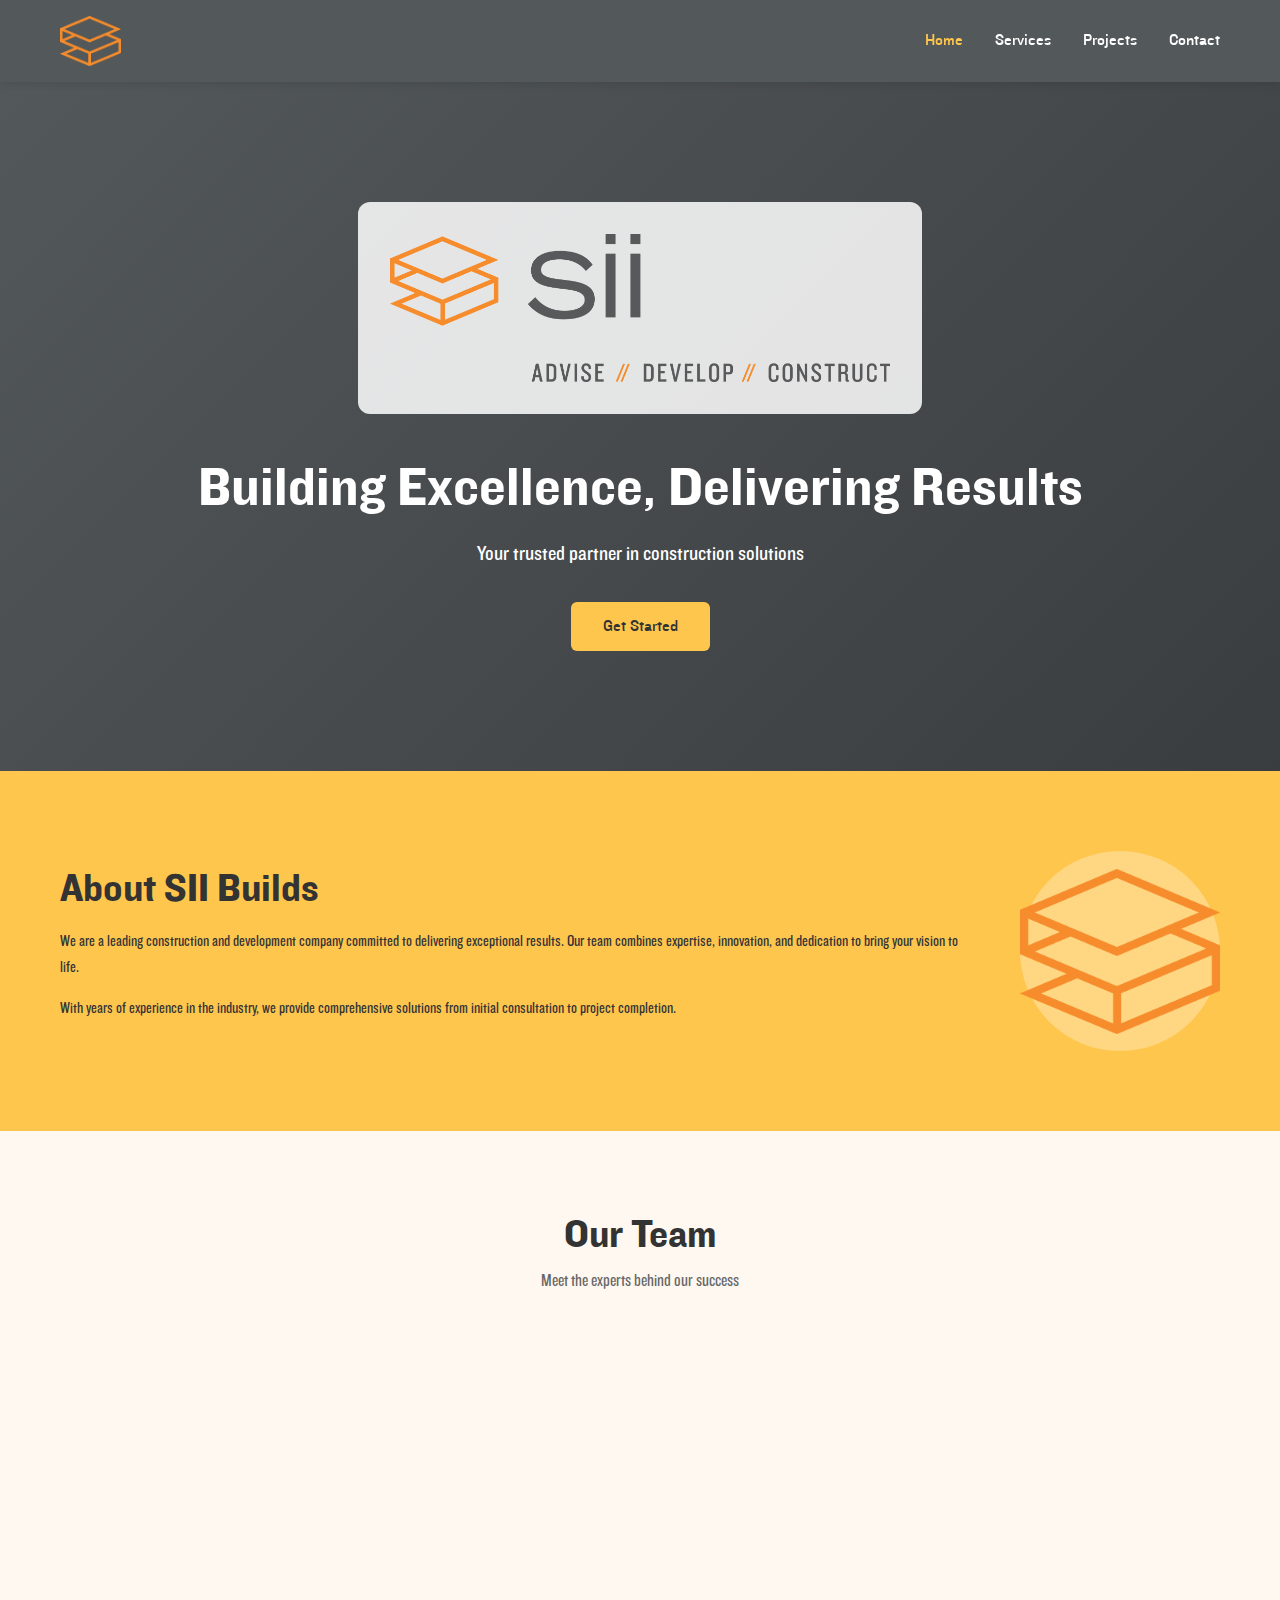
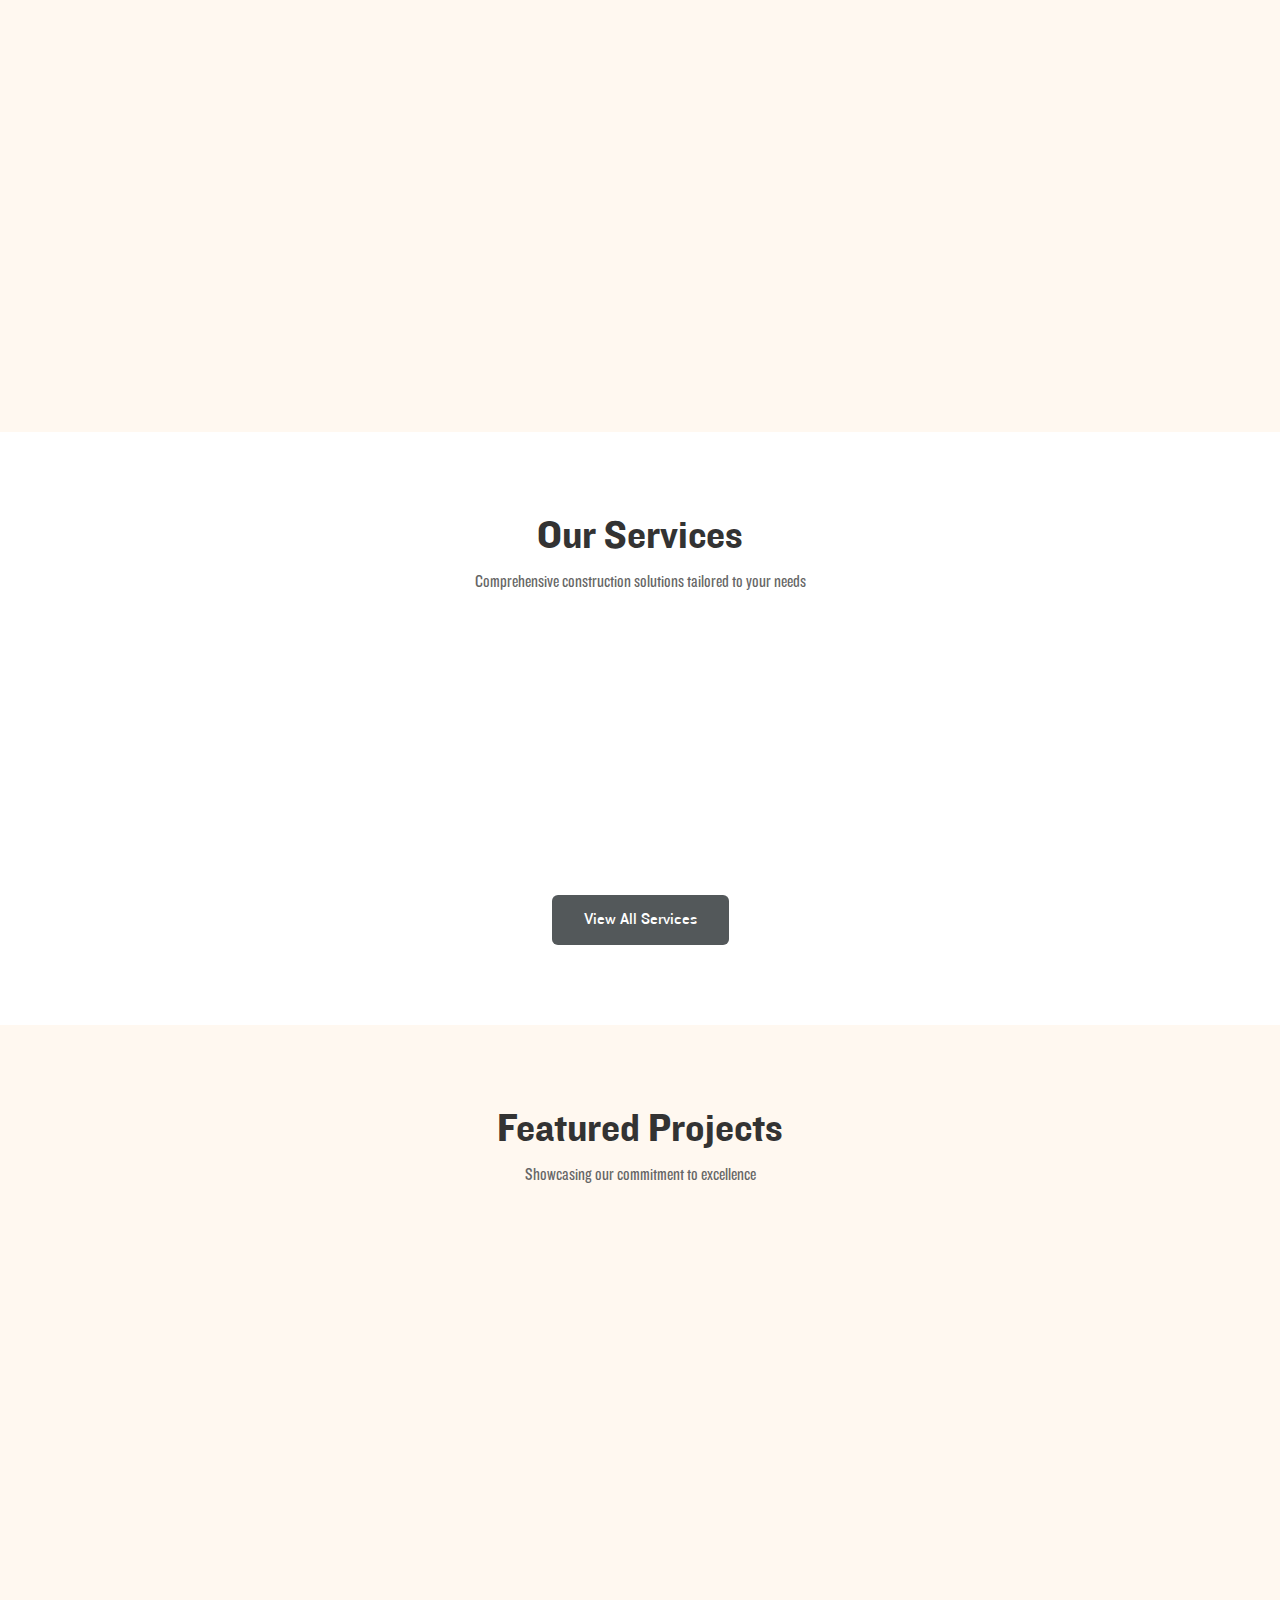
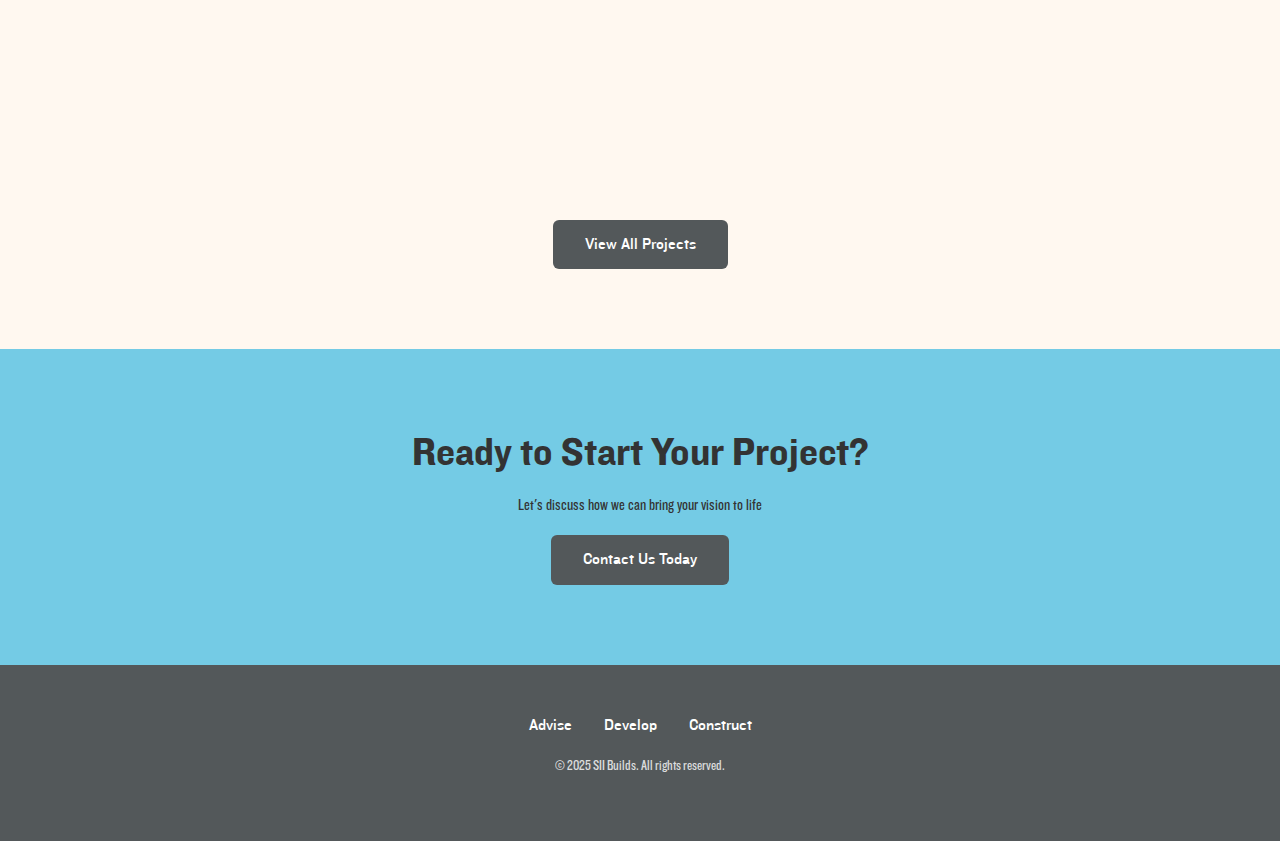
<file: index.html>
<!DOCTYPE html>
<html lang="en">
<head>
  <meta charset="UTF-8">
  <meta name="viewport" content="width=device-width, initial-scale=1.0">
  <title>SII Builds - Home</title>
  <link rel="stylesheet" href="styles.css">
</head>
<body>
  
  <!-- ===================================
       NAVIGATION
       =================================== -->
  <header>
    <nav>
      <a href="index.html" class="logo">
        <img src="sii_logomark.png" alt="SII Builds" style="height: 50px;">
      </a>
      <ul class="nav-links">
        <li><a href="index.html">Home</a></li>
        <li><a href="services.html">Services</a></li>
        <li><a href="projects.html">Projects</a></li>
        <li><a href="contact.html">Contact</a></li>
      </ul>
      <button class="menu-toggle" aria-label="Toggle menu" aria-expanded="false">
        ☰
      </button>
    </nav>
  </header>

  <main>
    
    <!-- ===================================
         HERO SECTION
         =================================== -->
    <section class="hero">
      <div class="container">
        <div style="text-align: center; margin-bottom: 2rem;">
          <div style="background: rgba(255, 255, 255, 0.855); padding: 2rem; border-radius: 12px; display: inline-block;">
            <img src="sii_full.png" alt="SII Builds" style="max-width: 500px; height: auto; display: block;">
          </div>
        </div>
        <h1>Building Excellence, Delivering Results</h1>
        <p>Your trusted partner in construction solutions</p>
        <a href="contact.html" class="btn btn-primary">Get Started</a>
      </div>
    </section>

    <!-- ===================================
         ABOUT SECTION (YELLOW)
         =================================== -->
    <section class="full-yellow">
      <div class="container">
        <div class="about-section">
          <div class="about-content">
            <h2>About SII Builds</h2>
            <p><!-- TODO: Replace with real text --> We are a leading construction and development company committed to delivering exceptional results. Our team combines expertise, innovation, and dedication to bring your vision to life.</p>
            <p><!-- TODO: Replace with real text --> With years of experience in the industry, we provide comprehensive solutions from initial consultation to project completion.</p>
          </div>
          <div class="about-icon">
            <img src="sii_logomark.png" alt="SII Builds" style="width: 200px; height: 200px; object-fit: contain;">
          </div>
        </div>
      </div>
    </section>

    <!-- ===================================
         PEOPLE PREVIEW SECTION (OFFWHITE)
         =================================== -->
    <section class="full-offwhite">
      <div class="container">
        <div class="section-header">
          <h2>Our Team</h2>
          <p>Meet the experts behind our success</p>
        </div>
        
        <div class="grid grid-2">
          <!-- Team Member 1: Eric Shafran -->
          <div class="team-member">
            <img src="Eric.jpg" alt="Eric Shafran">
            <h3>Eric Shafran</h3>
            <p class="title">Founder and Principal</p>
            <p>Eric Shafran is the Founder and Principal at SII LLC. Prior to founding SII, Eric worked as a Director at Romani Group Inc./ICON Venue Group, an owner's representation firm specializing in major league sports and cultural construction projects. He also spent four years in the Equities Division at Goldman Sachs, where he worked as a Financial Analyst, specializing in the public real estate sector. He has a master's degree in Real Estate and Construction Management from the Burns School of Real Estate at the University of Denver, and an undergraduate degree in Music from the University of Michigan. He also serves on the Board of Trustees to the Denver Academy of Torah.</p>
          </div>
          
          <!-- Team Member 2: Cord Green -->
          <div class="team-member">
            <img src="Cord.jpg" alt="Cord Green">
            <h3>Cord Green</h3>
            <p class="title">Senior Associate</p>
            <p>Before joining SII, Cord spent three years at Trimont Real Estate Advisors, a real estate services firm based in Atlanta, GA. As a financial analyst on the Primary Asset Management team, Cord's experience included asset management for new construction/renovation projects, financial statement analysis, condominium sellout, loan servicing, budget tracking and analysis, and asset reporting. He has worked on condominiums, retail, hotel, multifamily, and industrial projects across the country. Cord has Finance and Economics degrees from the University of Georgia and currently lives in Denver with his girlfriend and two dogs.</p>
          </div>
        </div>
      </div>
    </section>

    <!-- ===================================
         SERVICES PREVIEW SECTION
         =================================== -->
    <section>
      <div class="container">
        <div class="section-header">
          <h2>Our Services</h2>
          <p>Comprehensive construction solutions tailored to your needs</p>
        </div>
        
        <div class="grid grid-3">
          <!-- Service: Advise -->
          <div class="card service-card">
            <h3>Advise</h3>
            <p>Strategic planning and consulting to guide your project from concept to completion.</p>
            <a href="services.html#advise" class="btn btn-outline">Learn More</a>
          </div>
          
          <!-- Service: Develop -->
          <div class="card service-card">
            <h3>Develop</h3>
            <p>Innovative design and development services that bring your vision to reality.</p>
            <a href="services.html#develop" class="btn btn-outline">Learn More</a>
          </div>
          
          <!-- Service: Construct -->
          <div class="card service-card">
            <h3>Construct</h3>
            <p>Expert construction management ensuring quality, safety, and timely delivery.</p>
            <a href="services.html#construct" class="btn btn-outline">Learn More</a>
          </div>
        </div>
        
        <div style="text-align: center; margin-top: 2rem;">
          <a href="services.html" class="btn btn-secondary">View All Services</a>
        </div>
      </div>
    </section>

    <!-- ===================================
         FEATURED PROJECTS SECTION (OFFWHITE)
         =================================== -->
    <section class="full-offwhite">
      <div class="container">
        <div class="section-header">
          <h2>Featured Projects</h2>
          <p>Showcasing our commitment to excellence</p>
        </div>
        
        <div class="grid grid-3">
          <!-- Project 1: Clyfford Still Museum -->
          <div class="card project-card">
            <img src="Clyfford Still Museum.png" alt="Clyfford Still Museum">
            <span class="project-category">Cultural / Museum</span>
            <h3>Clyfford Still Museum</h3>
            <p>Denver, CO • $27.6M, 28,300 sf museum housing 2,600 artworks. Features triple-paned skylights, white concrete structure, and visible art vaults.</p>
          </div>
          
          <!-- Project 2: National Western Center -->
          <div class="card project-card">
            <img src="National Western Center Program.png" alt="National Western Center">
            <span class="project-category">Master Planning / Infrastructure</span>
            <h3>National Western Center Program</h3>
            <p>Denver, CO • $856M Phase 1 of 250-acre campus redevelopment including rail relocation, 1M+ sf facilities, utilities, river restoration, and open space.</p>
          </div>
          
          <!-- Project 3: Hotels on Canyon -->
          <div class="card project-card">
            <img src="Hotels on Canyon.jpg" alt="Hotels on Canyon">
            <span class="project-category">Hospitality</span>
            <h3>Hotels on Canyon</h3>
            <p>Boulder, CO • $121M full city-block development with 204-room Embassy Suites, 172-room Hilton Garden Inn, 2-level underground parking, and office pad.</p>
          </div>
        </div>
        
        <div style="text-align: center; margin-top: 2rem;">
          <a href="projects.html" class="btn btn-secondary">View All Projects</a>
        </div>
      </div>
    </section>

    <!-- ===================================
         CONTACT BANNER (BLUE)
         =================================== -->
    <section class="full-blue contact-banner">
      <div class="container">
        <h2>Ready to Start Your Project?</h2>
        <p>Let's discuss how we can bring your vision to life</p>
        <a href="contact.html" class="btn btn-secondary">Contact Us Today</a>
      </div>
    </section>

  </main>

  <!-- ===================================
       FOOTER (DARK)
       =================================== -->
  <footer class="full-dark">
    <div class="container">
      <div class="footer-links">
        <a href="advise.html">Advise</a>
        <a href="develop.html">Develop</a>
        <a href="construct.html">Construct</a>
      </div>
      <p>&copy; 2025 SII Builds. All rights reserved.</p>
    </div>
  </footer>

  <script src="main.js"></script>
</body>
</html>
</file>
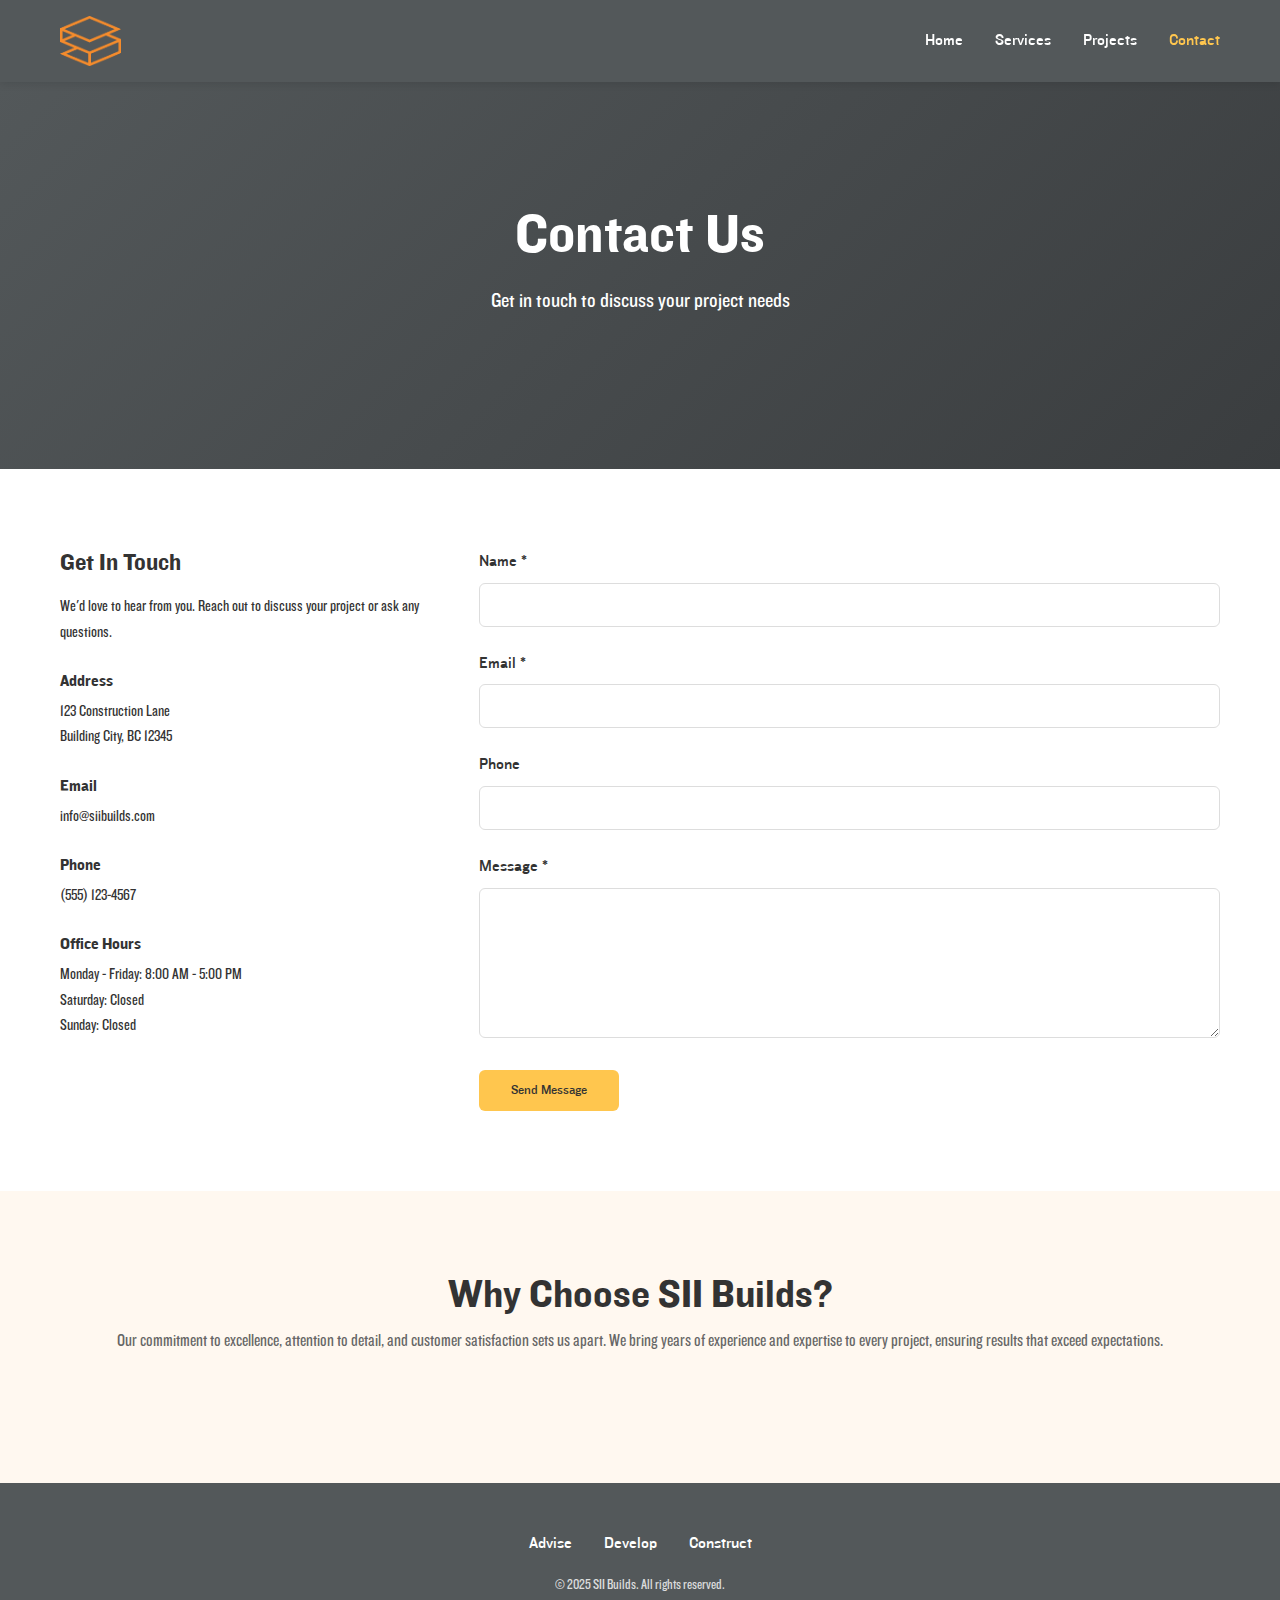
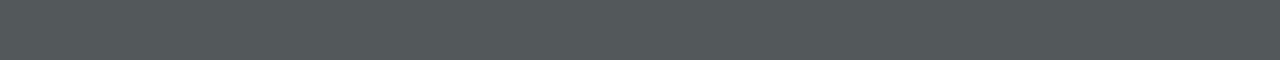
<file: contact.html>
<!DOCTYPE html>
<html lang="en">
<head>
  <meta charset="UTF-8">
  <meta name="viewport" content="width=device-width, initial-scale=1.0">
  <title>Contact Us - SII Builds</title>
  <link rel="stylesheet" href="styles.css">
</head>
<body>
  
  <!-- ===================================
       NAVIGATION
       =================================== -->
  <header>
    <nav>
      <a href="index.html" class="logo">
        <img src="sii_logomark.png" alt="SII Builds" style="height: 50px;">
      </a>
      <ul class="nav-links">
        <li><a href="index.html">Home</a></li>
        <li><a href="services.html">Services</a></li>
        <li><a href="projects.html">Projects</a></li>
        <li><a href="contact.html">Contact</a></li>
      </ul>
      <button class="menu-toggle" aria-label="Toggle menu" aria-expanded="false">
        ☰
      </button>
    </nav>
  </header>

  <main>
    
    <!-- ===================================
         PAGE HEADER
         =================================== -->
    <section class="hero">
      <div class="container">
        <h1>Contact Us</h1>
        <p>Get in touch to discuss your project needs</p>
      </div>
    </section>

    <!-- ===================================
         CONTACT SECTION
         =================================== -->
    <section>
      <div class="container">
        
        <div class="contact-container">
          
          <!-- Contact Information -->
          <div class="contact-info">
            <h3>Get In Touch</h3>
            <p><!-- TODO: Replace with real text --> We'd love to hear from you. Reach out to discuss your project or ask any questions.</p>
            
            <div class="contact-item">
              <strong>Address</strong>
              <p><!-- TODO: Replace with real address --> 123 Construction Lane<br>Building City, BC 12345</p>
            </div>
            
            <div class="contact-item">
              <strong>Email</strong>
              <p><!-- TODO: Replace with real email --> info@siibuilds.com</p>
            </div>
            
            <div class="contact-item">
              <strong>Phone</strong>
              <p><!-- TODO: Replace with real phone --> (555) 123-4567</p>
            </div>
            
            <div class="contact-item">
              <strong>Office Hours</strong>
              <p>Monday - Friday: 8:00 AM - 5:00 PM<br>Saturday: Closed<br>Sunday: Closed</p>
            </div>
          </div>
          
          <!-- Contact Form -->
          <div class="contact-form">
            <form id="contact-form">
              
              <div class="form-group">
                <label for="name">Name *</label>
                <input type="text" id="name" name="name" required>
              </div>
              
              <div class="form-group">
                <label for="email">Email *</label>
                <input type="email" id="email" name="email" required>
              </div>
              
              <div class="form-group">
                <label for="phone">Phone</label>
                <input type="tel" id="phone" name="phone">
              </div>
              
              <div class="form-group">
                <label for="message">Message *</label>
                <textarea id="message" name="message" required></textarea>
              </div>
              
              <button type="submit" class="btn btn-primary">Send Message</button>
              
            </form>
          </div>
          
        </div>
        
      </div>
    </section>

    <!-- ===================================
         MAP OR ADDITIONAL INFO (OFFWHITE)
         =================================== -->
    <section class="full-offwhite">
      <div class="container">
        <div class="section-header">
          <h2>Why Choose SII Builds?</h2>
          <p><!-- TODO: Replace with real text --> Our commitment to excellence, attention to detail, and customer satisfaction sets us apart. We bring years of experience and expertise to every project, ensuring results that exceed expectations.</p>
        </div>
      </div>
    </section>

  </main>

  <!-- ===================================
       FOOTER (DARK)
       =================================== -->
  <footer class="full-dark">
    <div class="container">
      <div class="footer-links">
        <a href="advise.html">Advise</a>
        <a href="develop.html">Develop</a>
        <a href="construct.html">Construct</a>
      </div>
      <p>&copy; 2025 SII Builds. All rights reserved.</p>
    </div>
  </footer>

  <script src="main.js"></script>
</body>
</html>
</file>
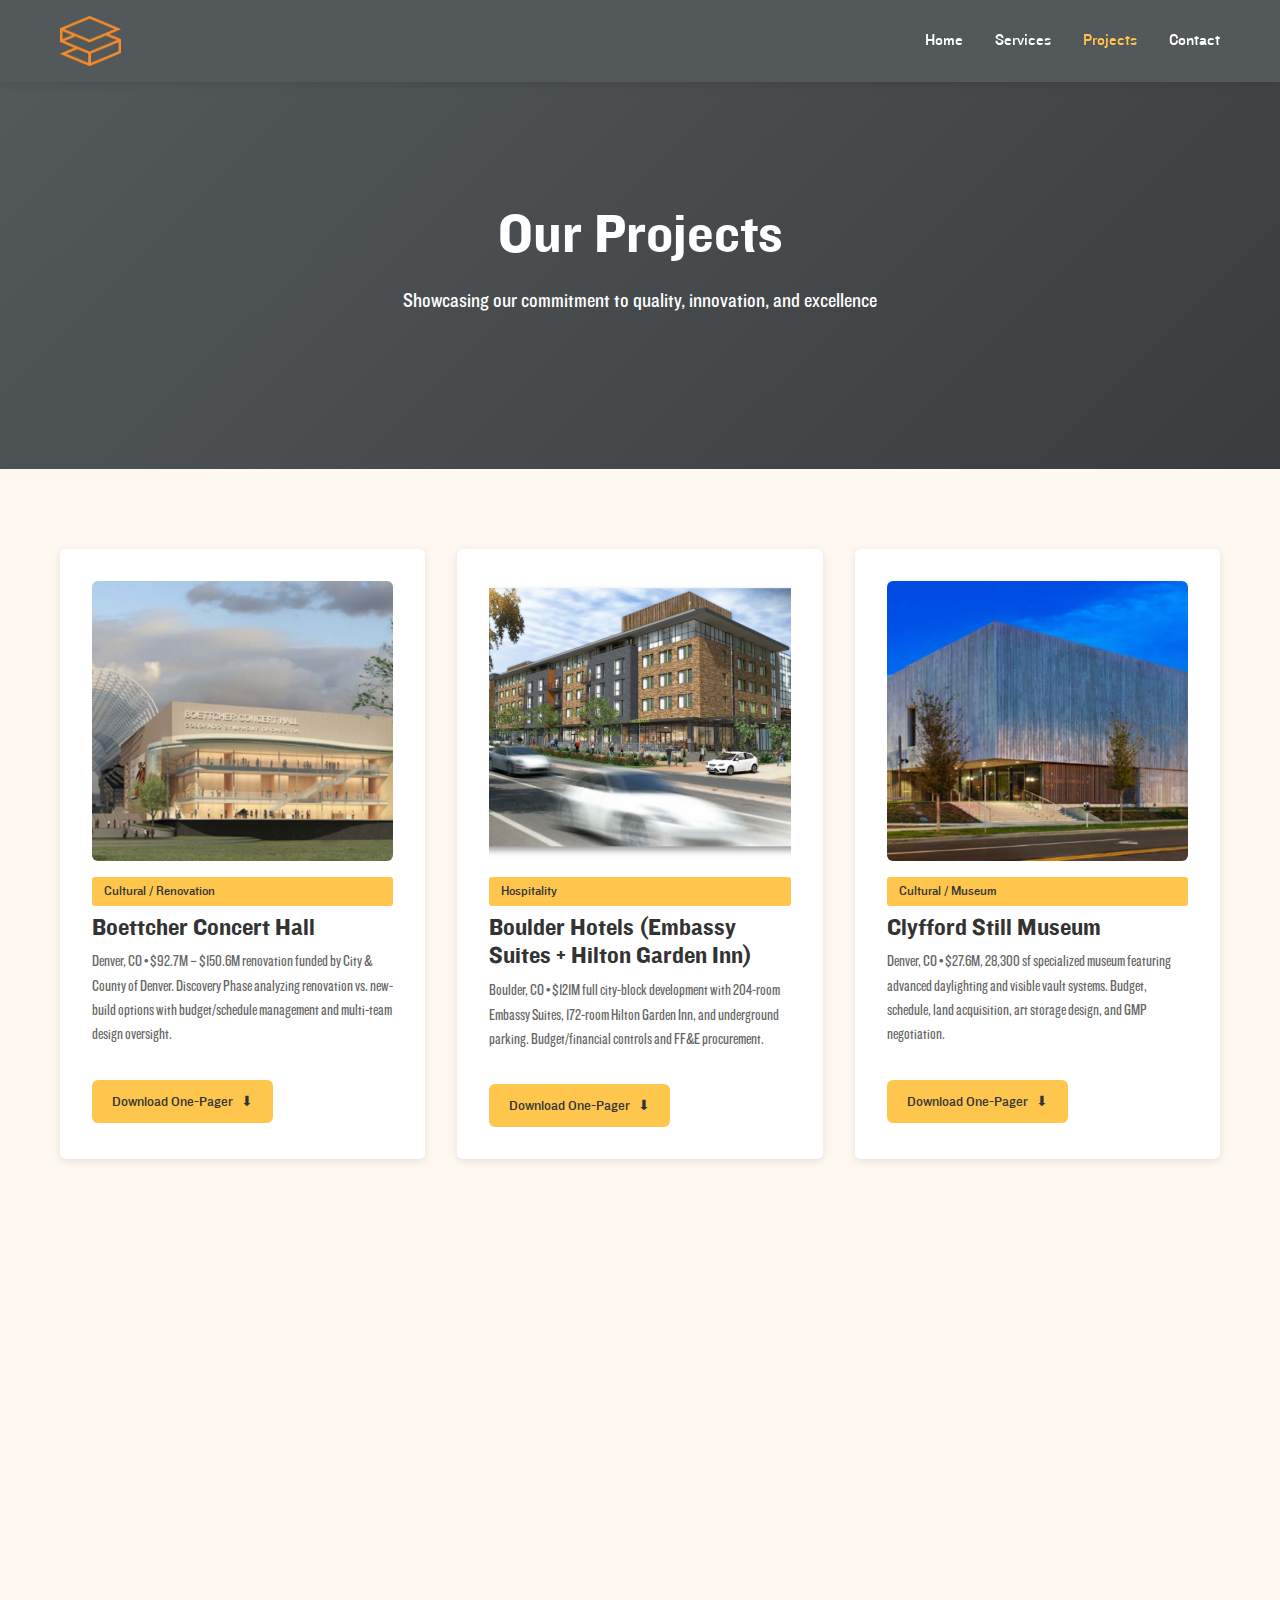
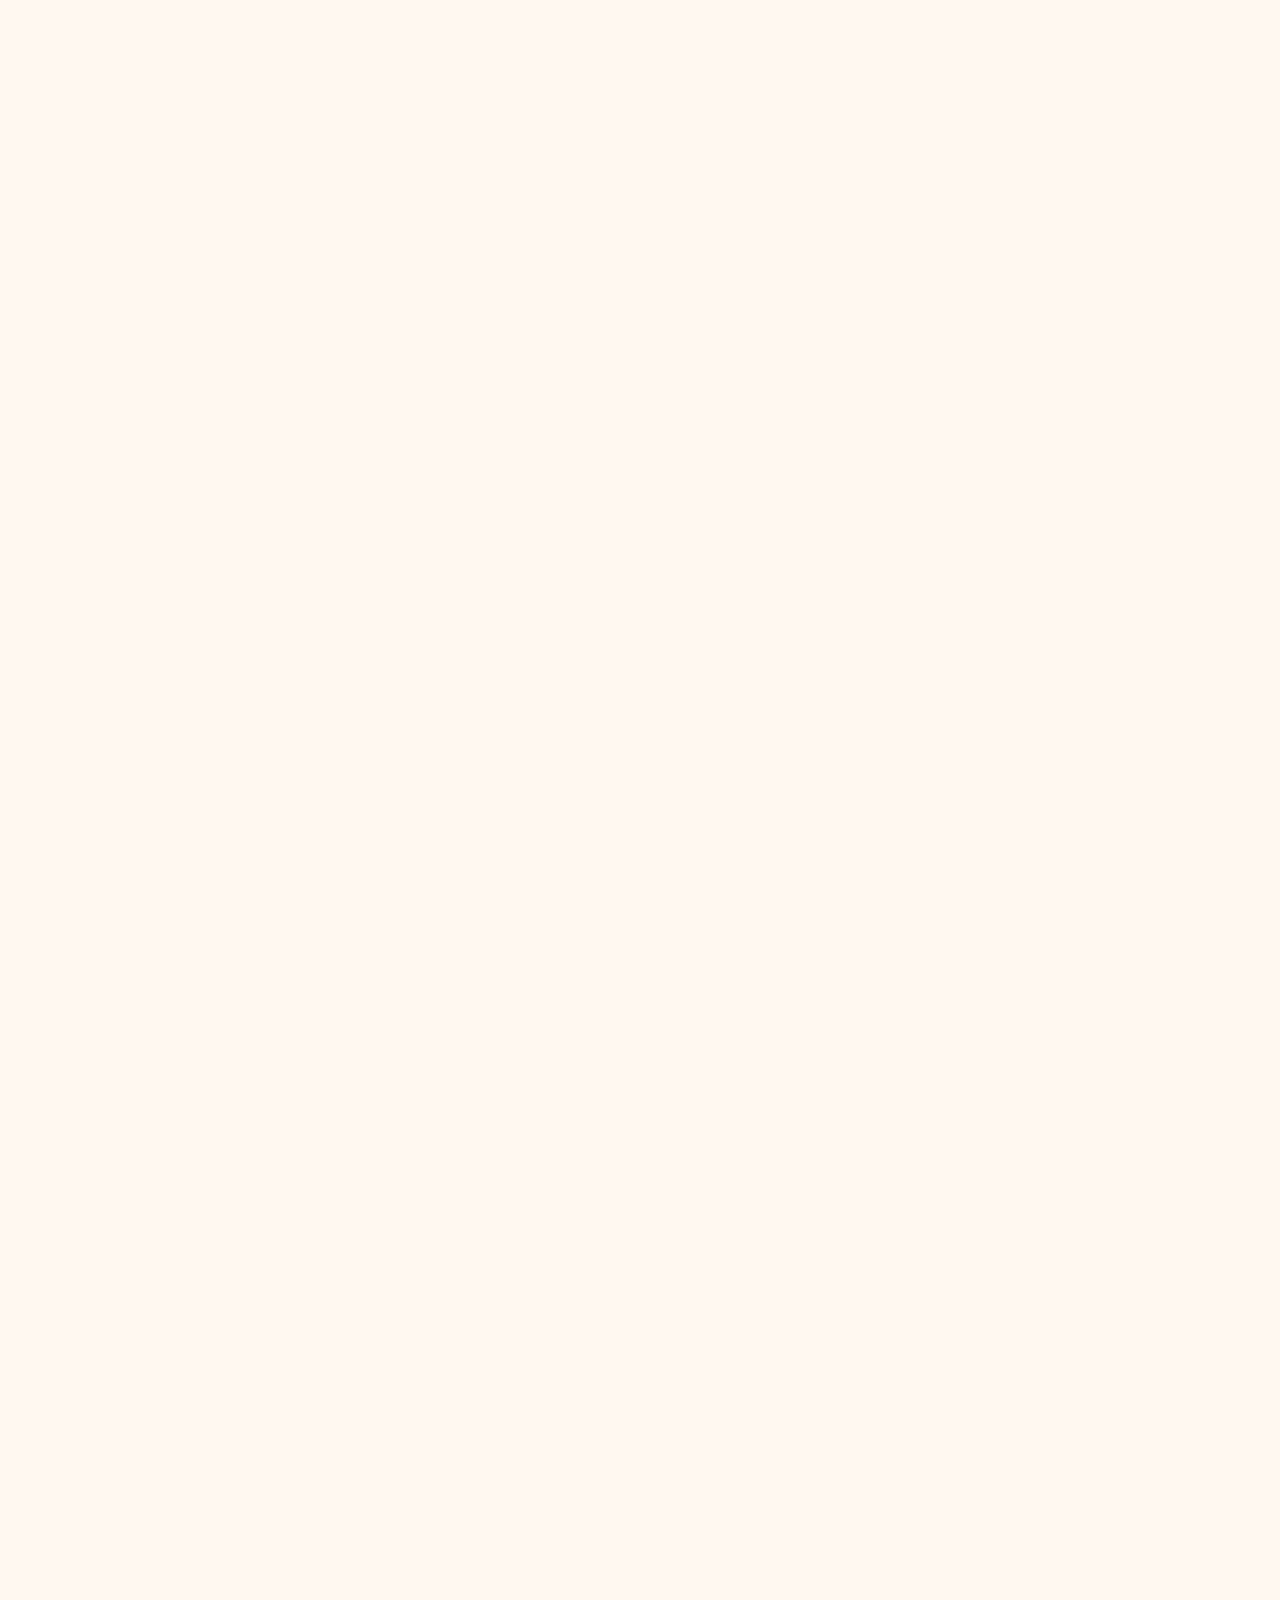
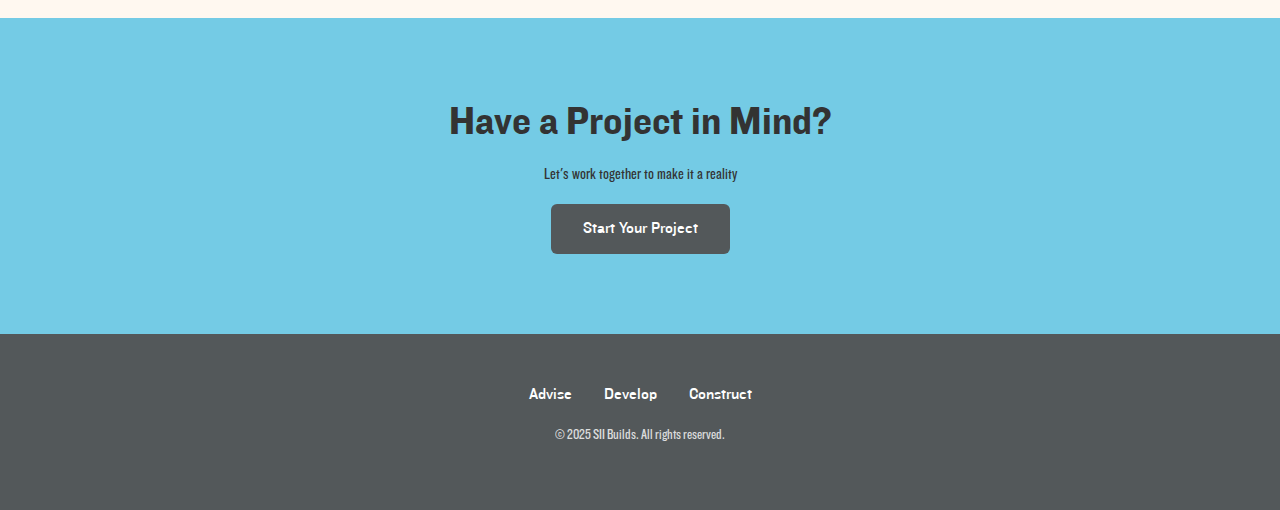
<file: projects.html>
<!DOCTYPE html>
<html lang="en">
<head>
  <meta charset="UTF-8">
  <meta name="viewport" content="width=device-width, initial-scale=1.0">
  <title>Projects - SII Builds</title>
  <link rel="stylesheet" href="styles.css">
</head>
<body>
  
  <!-- ===================================
       NAVIGATION
       =================================== -->
  <header>
    <nav>
      <a href="index.html" class="logo">
        <img src="sii_logomark.png" alt="SII Builds" style="height: 50px;">
      </a>
      <ul class="nav-links">
        <li><a href="index.html">Home</a></li>
        <li><a href="services.html">Services</a></li>
        <li><a href="projects.html">Projects</a></li>
        <li><a href="contact.html">Contact</a></li>
      </ul>
      <button class="menu-toggle" aria-label="Toggle menu" aria-expanded="false">
        ☰
      </button>
    </nav>
  </header>

  <main>
    
    <!-- ===================================
         PAGE HEADER
         =================================== -->
    <section class="hero">
      <div class="container">
        <h1>Our Projects</h1>
        <p>Showcasing our commitment to quality, innovation, and excellence</p>
      </div>
    </section>

    <!-- ===================================
         PROJECTS GRID
         =================================== -->
    <section class="full-offwhite">
      <div class="container">
        
        <div class="grid grid-3">
          
          <!-- Project 1: Boettcher Concert Hall -->
          <div class="card project-card">
            <img src="Boettcher Concert Hall Renovation Analysis.png" alt="Boettcher Concert Hall">
            <span class="project-category">Cultural / Renovation</span>
            <h3>Boettcher Concert Hall</h3>
            <p>Denver, CO • $92.7M – $150.6M renovation funded by City & County of Denver. Discovery Phase analyzing renovation vs. new-build options with budget/schedule management and multi-team design oversight.</p>
            <a href="Boettcher Concert Hall.pdf" class="btn btn-primary" download style="margin-top: 1rem;">Download One-Pager</a>
          </div>
          
          <!-- Project 2: Boulder Hotels -->
          <div class="card project-card">
            <img src="Hotels on Canyon.jpg" alt="Hotels on Canyon">
            <span class="project-category">Hospitality</span>
            <h3>Boulder Hotels (Embassy Suites + Hilton Garden Inn)</h3>
            <p>Boulder, CO • $121M full city-block development with 204-room Embassy Suites, 172-room Hilton Garden Inn, and underground parking. Budget/financial controls and FF&E procurement.</p>
            <a href="Boulder Hotels.pdf" class="btn btn-primary" download style="margin-top: 1rem;">Download One-Pager</a>
          </div>
          
          <!-- Project 3: Clyfford Still Museum -->
          <div class="card project-card">
            <img src="Clyfford Still Museum.png" alt="Clyfford Still Museum">
            <span class="project-category">Cultural / Museum</span>
            <h3>Clyfford Still Museum</h3>
            <p>Denver, CO • $27.6M, 28,300 sf specialized museum featuring advanced daylighting and visible vault systems. Budget, schedule, land acquisition, art storage design, and GMP negotiation.</p>
            <a href="Clyfford Still Museum.pdf" class="btn btn-primary" download style="margin-top: 1rem;">Download One-Pager</a>
          </div>
          
          <!-- Project 4: Congregation Bonai Shalom -->
          <div class="card project-card">
            <img src="Congregation Bonai Shalom.jpg" alt="Congregation Bonai Shalom">
            <span class="project-category">Religious / Community</span>
            <h3>Congregation Bonai Shalom</h3>
            <p>Boulder, CO • $16M, 12,000 sf synagogue with sanctuary, classrooms, and community space. Design/GC contract negotiation, phased budgeting, VE, FF&E management, and committee communication.</p>
            <a href="Congregation Bonai Shalom.pdf" class="btn btn-primary" download style="margin-top: 1rem;">Download One-Pager</a>
          </div>
          
          <!-- Project 5: Denver Performing Arts Complex MVP -->
          <div class="card project-card">
            <img src="Denver Performing Arts Complex MVP.jpg" alt="Denver Performing Arts Complex">
            <span class="project-category">Master Planning / Cultural</span>
            <h3>Denver Performing Arts Complex – Master Vision Plan</h3>
            <p>Denver, CO • Two-phase study analyzing DPAC governance, patron strategy, Symphony relocation, and capital improvements. Governance analysis and stakeholder engagement.</p>
            <a href="Denver Performing Arts Complex.pdf" class="btn btn-primary" download style="margin-top: 1rem;">Download One-Pager</a>
          </div>
          
          <!-- Project 6: Ebert's Terrace -->
          <div class="card project-card">
            <img src="Oakwood Homes – Eberts Terrace4.jpg" alt="Ebert's Terrace">
            <span class="project-category">Restaurant / Hospitality</span>
            <h3>Ebert's Terrace (Oakwood Homes)</h3>
            <p>Denver, CO • $2.95M, 5,800 sf restaurant/bar renovation including new kitchen, rolling doors, expanded deck, and members' room. Total budget controls and FF&E management.</p>
            <a href="Ebert's Terrace.pdf" class="btn btn-primary" download style="margin-top: 1rem;">Download One-Pager</a>
          </div>
          
          <!-- Project 7: Independence Neighborhood Poolhouse -->
          <div class="card project-card">
            <img src="Independence Neighborhood – Homestead Poolhouse & Amenities.jpg" alt="Independence Neighborhood Poolhouse">
            <span class="project-category">Residential Amenities</span>
            <h3>Independence Neighborhood – Homestead Poolhouse & Amenities</h3>
            <p>Elizabeth, CO • $2.6M poolhouse, fitness center, pool, shade structures, and trails. RFP/contracting for architect/GC, FF&E coordination, and change order control.</p>
            <a href="Indy Poolhouse.pdf" class="btn btn-primary" download style="margin-top: 1rem;">Download One-Pager</a>
          </div>
          
          <!-- Project 8: Boulder Country Club Clubhouse -->
          <div class="card project-card">
            <img src="BoulderCountryClub-ClubhouseRenovation.jpg" alt="Boulder Country Club Clubhouse">
            <span class="project-category">Hospitality / Renovation</span>
            <h3>Boulder Country Club – Clubhouse Renovation</h3>
            <p>Boulder, CO • $7.75M renovation of 23,155 sf historic clubhouse with bars, dining, ballroom, and deck expansions. Disruption minimization and FF&E procurement.</p>
            <a href="BCC Clubhouse Renovation.pdf" class="btn btn-primary" download style="margin-top: 1rem;">Download One-Pager</a>
          </div>
          
          <!-- Project 9: Boulder Country Club Poolhouse -->
          <div class="card project-card">
            <img src="Boulder Country Club – The Deep End.jpg" alt="Boulder Country Club Pool House">
            <span class="project-category">Hospitality / Amenities</span>
            <h3>Boulder Country Club – Poolhouse ("The Deep End")</h3>
            <p>Boulder, CO • $4.175M, 4,000 sf poolhouse with full kitchen, bar, locker rooms, and outdoor dining. Budget management, schedule leadership, and commissioning.</p>
            <a href="BCC Poolhouse.pdf" class="btn btn-primary" download style="margin-top: 1rem;">Download One-Pager</a>
          </div>
          
          <!-- Project 10: National Western Center -->
          <div class="card project-card">
            <img src="National Western Center Program.png" alt="National Western Center">
            <span class="project-category">Master Planning / Infrastructure</span>
            <h3>National Western Center Program</h3>
            <p>Denver, CO • $856M Phase 1 redevelopment of 250-acre Stock Show campus into global hub for agriculture, entertainment, and research. Budget development and stakeholder engagement.</p>
            <a href="National Western Center.pdf" class="btn btn-primary" download style="margin-top: 1rem;">Download One-Pager</a>
          </div>
          
          <!-- Project 11: Oakwood Homes Amenity Projects -->
          <div class="card project-card">
            <img src="Oakwood Homes – Amenity Projects.jpg" alt="Oakwood Homes Amenity Projects">
            <span class="project-category">Residential / Club Amenities</span>
            <h3>Oakwood Homes – Amenity Projects (Multiple)</h3>
            <p>Denver, CO • $1.99M–$8.95M. Poolhouses, clubhouses, patios, and sales centers across multiple neighborhoods. Program-wide budget oversight and FF&E management.</p>
            <a href="Oakwood Amenities.pdf" class="btn btn-primary" download style="margin-top: 1rem;">Download One-Pager</a>
          </div>
          
          <!-- Project 12: Trailhead -->
          <div class="card project-card">
            <img src="Trailhead.png" alt="Trailhead">
            <span class="project-category">Multi-Family / Affordable Housing</span>
            <h3>Trailhead (Affordable & Inclusive Housing)</h3>
            <p>Littleton, CO • $23.6M, 70,000 sf, 77-unit mixed-income development supporting adults with developmental disabilities. Full financial controls and capital stack management.</p>
            <a href="Trailhead.pdf" class="btn btn-primary" download style="margin-top: 1rem;">Download One-Pager</a>
          </div>
          
        </div>
        
      </div>
    </section>

    <!-- ===================================
         CALL TO ACTION (BLUE)
         =================================== -->
    <section class="full-blue contact-banner">
      <div class="container">
        <h2>Have a Project in Mind?</h2>
        <p>Let's work together to make it a reality</p>
        <a href="contact.html" class="btn btn-secondary">Start Your Project</a>
      </div>
    </section>

  </main>

  <!-- ===================================
       FOOTER (DARK)
       =================================== -->
  <footer class="full-dark">
    <div class="container">
      <div class="footer-links">
        <a href="advise.html">Advise</a>
        <a href="develop.html">Develop</a>
        <a href="construct.html">Construct</a>
      </div>
      <p>&copy; 2025 SII Builds. All rights reserved.</p>
    </div>
  </footer>

  <script src="main.js"></script>
</body>
</html>
</file>
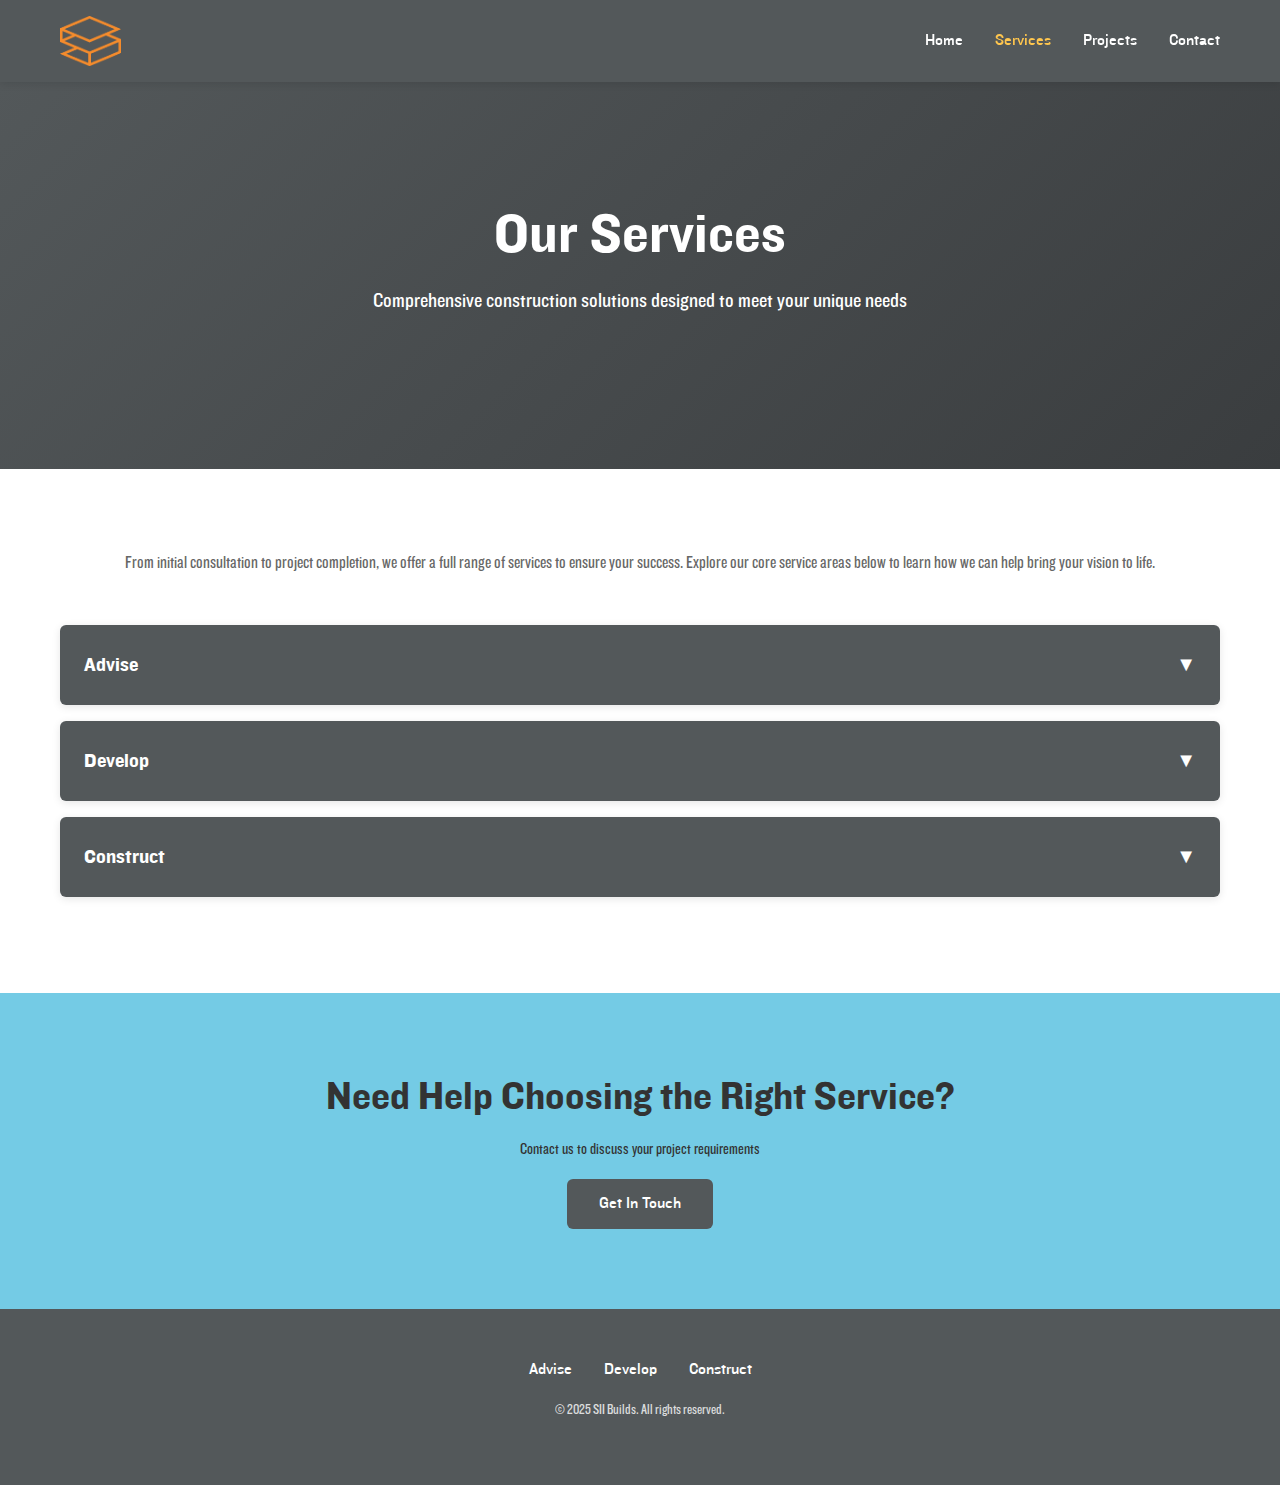
<file: services.html>
<!DOCTYPE html>
<html lang="en">
<head>
  <meta charset="UTF-8">
  <meta name="viewport" content="width=device-width, initial-scale=1.0">
  <title>Services - SII Builds</title>
  <link rel="stylesheet" href="styles.css">
</head>
<body>
  
  <!-- ===================================
       NAVIGATION
       =================================== -->
  <header>
    <nav>
      <a href="index.html" class="logo">
        <img src="sii_logomark.png" alt="SII Builds" style="height: 50px;">
      </a>
      <ul class="nav-links">
        <li><a href="index.html">Home</a></li>
        <li><a href="services.html">Services</a></li>
        <li><a href="projects.html">Projects</a></li>
        <li><a href="contact.html">Contact</a></li>
      </ul>
      <button class="menu-toggle" aria-label="Toggle menu" aria-expanded="false">
        ☰
      </button>
    </nav>
  </header>

  <main>
    
    <!-- ===================================
         PAGE HEADER
         =================================== -->
    <section class="hero">
      <div class="container">
        <h1>Our Services</h1>
        <p>Comprehensive construction solutions designed to meet your unique needs</p>
      </div>
    </section>

    <!-- ===================================
         SERVICES OVERVIEW
         =================================== -->
    <section>
      <div class="container">
        <div class="section-header">
          <p><!-- TODO: Replace with real text --> From initial consultation to project completion, we offer a full range of services to ensure your success. Explore our core service areas below to learn how we can help bring your vision to life.</p>
        </div>

        <!-- ===================================
             ACCORDION: ADVISE
             =================================== -->
        <div class="accordion" id="advise">
          <div class="accordion-header">
            <span>Advise</span>
            <span class="accordion-icon">▼</span>
          </div>
          <div class="accordion-content">
            <div class="accordion-content-inner">
              <p>Our advisory services provide strategic guidance throughout every phase of your project. We help you make informed decisions that align with your goals and budget.</p>
              <p>We provide comprehensive analysis, feasibility studies, and strategic planning that set the foundation for successful project execution.</p>
              
              <h4 style="margin-top: 1.5rem; margin-bottom: 0.75rem;">Our Advisory Capabilities</h4>
              <ul style="list-style: none; padding-left: 0;">
                <li style="padding: 0.25rem 0; padding-left: 1.5rem; position: relative;">
                  <span style="position: absolute; left: 0; color: var(--yellow); font-weight: 700;">✓</span>
                  Project Feasibility Studies
                </li>
                <li style="padding: 0.25rem 0; padding-left: 1.5rem; position: relative;">
                  <span style="position: absolute; left: 0; color: var(--yellow); font-weight: 700;">✓</span>
                  Risk Assessment and Management
                </li>
                <li style="padding: 0.25rem 0; padding-left: 1.5rem; position: relative;">
                  <span style="position: absolute; left: 0; color: var(--yellow); font-weight: 700;">✓</span>
                  Budget Planning and Cost Estimation
                </li>
                <li style="padding: 0.25rem 0; padding-left: 1.5rem; position: relative;">
                  <span style="position: absolute; left: 0; color: var(--yellow); font-weight: 700;">✓</span>
                  Site Selection and Analysis
                </li>
                <li style="padding: 0.25rem 0; padding-left: 1.5rem; position: relative;">
                  <span style="position: absolute; left: 0; color: var(--yellow); font-weight: 700;">✓</span>
                  Regulatory Compliance Guidance
                </li>
                <li style="padding: 0.25rem 0; padding-left: 1.5rem; position: relative;">
                  <span style="position: absolute; left: 0; color: var(--yellow); font-weight: 700;">✓</span>
                  Strategic Planning and Roadmapping
                </li>
                <li style="padding: 0.25rem 0; padding-left: 1.5rem; position: relative;">
                  <span style="position: absolute; left: 0; color: var(--yellow); font-weight: 700;">✓</span>
                  Value Engineering
                </li>
                <li style="padding: 0.25rem 0; padding-left: 1.5rem; position: relative;">
                  <span style="position: absolute; left: 0; color: var(--yellow); font-weight: 700;">✓</span>
                  Sustainability Consulting
                </li>
              </ul>
              
              <h4 style="margin-top: 1.5rem; margin-bottom: 0.75rem;">Why Choose Our Advisory Services?</h4>
              <p>Our experienced consultants bring decades of combined industry knowledge to every engagement. We take a holistic approach, considering all aspects of your project to provide actionable insights and recommendations.</p>
              <p>By investing in proper planning and advisory services upfront, you can avoid costly mistakes, reduce project risks, and ensure a smoother path to completion.</p>
            </div>
          </div>
        </div>

        <!-- ===================================
             ACCORDION: DEVELOP
             =================================== -->
        <div class="accordion" id="develop">
          <div class="accordion-header">
            <span>Develop</span>
            <span class="accordion-icon">▼</span>
          </div>
          <div class="accordion-content">
            <div class="accordion-content-inner">
              <p>Transforming concepts into detailed, construction-ready plans through innovative design and precise engineering. Our development services bridge the gap between vision and reality.</p>
              <p>We combine creative design thinking with technical expertise to deliver solutions that are both beautiful and functional, meeting all regulatory requirements and exceeding expectations.</p>
              
              <h4 style="margin-top: 1.5rem; margin-bottom: 0.75rem;">Our Development Capabilities</h4>
              <ul style="list-style: none; padding-left: 0;">
                <li style="padding: 0.25rem 0; padding-left: 1.5rem; position: relative;">
                  <span style="position: absolute; left: 0; color: var(--yellow); font-weight: 700;">✓</span>
                  Architectural Design and Planning
                </li>
                <li style="padding: 0.25rem 0; padding-left: 1.5rem; position: relative;">
                  <span style="position: absolute; left: 0; color: var(--yellow); font-weight: 700;">✓</span>
                  Structural Engineering
                </li>
                <li style="padding: 0.25rem 0; padding-left: 1.5rem; position: relative;">
                  <span style="position: absolute; left: 0; color: var(--yellow); font-weight: 700;">✓</span>
                  MEP (Mechanical, Electrical, Plumbing) Design
                </li>
                <li style="padding: 0.25rem 0; padding-left: 1.5rem; position: relative;">
                  <span style="position: absolute; left: 0; color: var(--yellow); font-weight: 700;">✓</span>
                  Civil Engineering and Site Design
                </li>
                <li style="padding: 0.25rem 0; padding-left: 1.5rem; position: relative;">
                  <span style="position: absolute; left: 0; color: var(--yellow); font-weight: 700;">✓</span>
                  3D Modeling and Visualization
                </li>
                <li style="padding: 0.25rem 0; padding-left: 1.5rem; position: relative;">
                  <span style="position: absolute; left: 0; color: var(--yellow); font-weight: 700;">✓</span>
                  Building Information Modeling (BIM)
                </li>
                <li style="padding: 0.25rem 0; padding-left: 1.5rem; position: relative;">
                  <span style="position: absolute; left: 0; color: var(--yellow); font-weight: 700;">✓</span>
                  Permit Acquisition and Code Compliance
                </li>
                <li style="padding: 0.25rem 0; padding-left: 1.5rem; position: relative;">
                  <span style="position: absolute; left: 0; color: var(--yellow); font-weight: 700;">✓</span>
                  Sustainable Design Solutions
                </li>
              </ul>
              
              <h4 style="margin-top: 1.5rem; margin-bottom: 0.75rem;">Why Choose Our Development Services?</h4>
              <p>Our multidisciplinary team works collaboratively to create integrated design solutions that optimize functionality, aesthetics, and cost-effectiveness. We leverage the latest technology and industry best practices to deliver exceptional results.</p>
              <p>From conceptual sketches to detailed construction documents, we ensure every aspect of the design is carefully considered and precisely documented for seamless construction.</p>
            </div>
          </div>
        </div>

        <!-- ===================================
             ACCORDION: CONSTRUCT
             =================================== -->
        <div class="accordion" id="construct">
          <div class="accordion-header">
            <span>Construct</span>
            <span class="accordion-icon">▼</span>
          </div>
          <div class="accordion-content">
            <div class="accordion-content-inner">
              <p>Bringing your project to life with precision, expertise, and unwavering commitment to quality. Our construction services ensure every detail is executed to the highest standards.</p>
              <p>From groundbreaking to final inspection, we manage every aspect of the construction process with a focus on safety, quality control, and on-time delivery.</p>
              
              <h4 style="margin-top: 1.5rem; margin-bottom: 0.75rem;">Our Construction Capabilities</h4>
              <ul style="list-style: none; padding-left: 0;">
                <li style="padding: 0.25rem 0; padding-left: 1.5rem; position: relative;">
                  <span style="position: absolute; left: 0; color: var(--yellow); font-weight: 700;">✓</span>
                  General Contracting
                </li>
                <li style="padding: 0.25rem 0; padding-left: 1.5rem; position: relative;">
                  <span style="position: absolute; left: 0; color: var(--yellow); font-weight: 700;">✓</span>
                  Construction Management
                </li>
                <li style="padding: 0.25rem 0; padding-left: 1.5rem; position: relative;">
                  <span style="position: absolute; left: 0; color: var(--yellow); font-weight: 700;">✓</span>
                  Design-Build Services
                </li>
                <li style="padding: 0.25rem 0; padding-left: 1.5rem; position: relative;">
                  <span style="position: absolute; left: 0; color: var(--yellow); font-weight: 700;">✓</span>
                  Site Preparation and Earthwork
                </li>
                <li style="padding: 0.25rem 0; padding-left: 1.5rem; position: relative;">
                  <span style="position: absolute; left: 0; color: var(--yellow); font-weight: 700;">✓</span>
                  Quality Control and Assurance
                </li>
                <li style="padding: 0.25rem 0; padding-left: 1.5rem; position: relative;">
                  <span style="position: absolute; left: 0; color: var(--yellow); font-weight: 700;">✓</span>
                  Safety Management
                </li>
                <li style="padding: 0.25rem 0; padding-left: 1.5rem; position: relative;">
                  <span style="position: absolute; left: 0; color: var(--yellow); font-weight: 700;">✓</span>
                  Subcontractor Coordination
                </li>
                <li style="padding: 0.25rem 0; padding-left: 1.5rem; position: relative;">
                  <span style="position: absolute; left: 0; color: var(--yellow); font-weight: 700;">✓</span>
                  Schedule and Budget Management
                </li>
              </ul>
              
              <h4 style="margin-top: 1.5rem; margin-bottom: 0.75rem;">Why Choose Our Construction Services?</h4>
              <p>Our experienced construction teams are dedicated to delivering projects that exceed expectations. We employ rigorous quality control processes and maintain the highest safety standards on every job site.</p>
              <p>With proven project management methodologies and a commitment to open communication, we keep projects on schedule and within budget while maintaining exceptional quality.</p>
            </div>
          </div>
        </div>

      </div>
    </section>

    <!-- ===================================
         CALL TO ACTION (BLUE)
         =================================== -->
    <section class="full-blue contact-banner">
      <div class="container">
        <h2>Need Help Choosing the Right Service?</h2>
        <p>Contact us to discuss your project requirements</p>
        <a href="contact.html" class="btn btn-secondary">Get In Touch</a>
      </div>
    </section>

  </main>

  <!-- ===================================
       FOOTER (DARK)
       =================================== -->
  <footer class="full-dark">
    <div class="container">
      <div class="footer-links">
        <a href="advise.html">Advise</a>
        <a href="develop.html">Develop</a>
        <a href="construct.html">Construct</a>
      </div>
      <p>&copy; 2025 SII Builds. All rights reserved.</p>
    </div>
  </footer>

  <script src="main.js"></script>
</body>
</html>
</file>
<file: styles.css>
/* ===================================
   SII BUILDS - BRAND STYLING
   =================================== */

/* Knockout HTF Font Faces */
@font-face {
  font-family: 'Knockout HTF';
  src: url('Knockout-HTF29-JuniorLiteweight_0.otf') format('opentype');
  font-weight: 300;
  font-style: normal;
}

@font-face {
  font-family: 'Knockout HTF';
  src: url('Knockout-HTF30-JuniorWelterwt_0.otf') format('opentype');
  font-weight: 400;
  font-style: normal;
}

@font-face {
  font-family: 'Knockout HTF';
  src: url('knockout-htf-31-junior-middlewt-1361516764.ttf') format('truetype');
  font-weight: 500;
  font-style: normal;
}

@font-face {
  font-family: 'Knockout HTF';
  src: url('knockout-htf-51-middleweight-1361516728.ttf') format('truetype');
  font-weight: 600;
  font-style: normal;
}

:root {
  --yellow: #FFC64E;
  --offwhite: #FFF8F0;
  --blue: #74CBE5;
  --dark: #53585A;
  --text-dark: #333;
  --text-light: #fff;

  --max-width: 1200px;
  --section-padding: 80px;
  --radius: 6px;
  --transition: 0.3s ease;
}

/* ===================================
   RESET & BASE STYLES
   =================================== */

* {
  margin: 0;
  padding: 0;
  box-sizing: border-box;
}

body {
  font-family: "Knockout HTF", -apple-system, BlinkMacSystemFont, "Segoe UI", Arial, sans-serif;
  font-weight: 400;
  line-height: 1.6;
  color: var(--text-dark);
}

img {
  max-width: 100%;
  display: block;
}

a {
  text-decoration: none;
  color: inherit;
  transition: var(--transition);
}

button {
  font-family: inherit;
  cursor: pointer;
  border: none;
  transition: var(--transition);
}

/* ===================================
   TYPOGRAPHY
   =================================== */

h1, h2, h3 {
  font-weight: 700;
  line-height: 1.2;
}

h1 {
  font-size: 3rem;
}

h2 {
  font-size: 2.5rem;
  margin-bottom: 1rem;
}

h3 {
  font-size: 1.5rem;
  font-weight: 600;
}

h4 {
  font-size: 1.25rem;
  font-weight: 600;
}

p {
  font-weight: 300;
  margin-bottom: 1rem;
}

/* ===================================
   LAYOUT UTILITIES
   =================================== */

.container {
  max-width: var(--max-width);
  margin: 0 auto;
  padding: 0 20px;
}

section {
  padding: var(--section-padding) 20px;
}

/* Background Color Classes */
.full-yellow {
  background-color: var(--yellow);
}

.full-offwhite {
  background-color: var(--offwhite);
}

.full-blue {
  background-color: var(--blue);
}

.full-dark {
  background-color: var(--dark);
  color: var(--text-light);
}

/* ===================================
   HEADER & NAVIGATION
   =================================== */

header {
  background-color: var(--dark);
  color: var(--text-light);
  padding: 1rem 0;
  position: sticky;
  top: 0;
  z-index: 1000;
  box-shadow: 0 2px 8px rgba(0, 0, 0, 0.1);
  width: 100%;
}

nav {
  display: flex;
  justify-content: space-between;
  align-items: center;
  max-width: var(--max-width);
  margin: 0 auto;
  padding: 0 20px;
  position: relative;
}

.logo {
  font-size: 1.5rem;
  font-weight: 700;
  display: flex;
  align-items: center;
}

.logo img {
  height: 40px;
  width: auto;
}

.nav-links {
  display: flex;
  list-style: none;
  gap: 2rem;
  font-weight: 500;
}

.nav-links a:hover {
  color: var(--yellow);
}

.menu-toggle {
  display: none;
  background: none;
  border: none;
  color: var(--text-light);
  font-size: 1.5rem;
  cursor: pointer;
  padding: 0.5rem;
  z-index: 1001;
  position: relative;
}

/* ===================================
   HERO SECTION
   =================================== */

.hero {
  background: linear-gradient(135deg, var(--dark) 0%, #3a3d3f 100%);
  color: var(--text-light);
  text-align: center;
  padding: 120px 20px;
  min-height: auto;
}

.hero h1 {
  margin-bottom: 1rem;
  font-size: 3.5rem;
}

.hero p {
  font-size: 1.25rem;
  margin-bottom: 2rem;
  font-weight: 400;
}

/* ===================================
   BUTTONS
   =================================== */

.btn {
  display: inline-block;
  padding: 12px 32px;
  border-radius: var(--radius);
  font-weight: 500;
  transition: var(--transition);
}

.btn-primary {
  background-color: var(--yellow);
  color: var(--text-dark);
}

.btn-primary:hover {
  background-color: #ffb32e;
  transform: translateY(-2px);
  box-shadow: 0 4px 12px rgba(0, 0, 0, 0.15);
}

.btn-secondary {
  background-color: var(--dark);
  color: var(--text-light);
}

.btn-secondary:hover {
  background-color: #3a3d3f;
  transform: translateY(-2px);
  box-shadow: 0 4px 12px rgba(0, 0, 0, 0.15);
}

.btn-outline {
  background-color: transparent;
  border: 2px solid var(--dark);
  color: var(--dark);
}

.btn-outline:hover {
  background-color: var(--dark);
  color: var(--text-light);
}

/* Download Button Styling */
.btn-primary[download]::after {
  content: " ⬇";
  margin-left: 5px;
}

/* ===================================
   CARDS
   =================================== */

.card {
  background: white;
  border-radius: var(--radius);
  padding: 2rem;
  box-shadow: 0 2px 8px rgba(0, 0, 0, 0.1);
  transition: var(--transition);
}

.card:hover {
  transform: translateY(-4px);
  box-shadow: 0 8px 20px rgba(0, 0, 0, 0.15);
}

.card img {
  width: 100%;
  height: 280px;
  object-fit: cover;
  object-position: center;
  border-radius: var(--radius);
  margin-bottom: 1rem;
  display: block;
}

.card h3 {
  margin-bottom: 0.5rem;
}

.card p {
  font-size: 0.95rem;
  color: #666;
}

/* ===================================
   GRID LAYOUTS
   =================================== */

.grid {
  display: grid;
  gap: 2rem;
}

.grid-2 {
  grid-template-columns: repeat(auto-fit, minmax(300px, 1fr));
}

.grid-3 {
  grid-template-columns: repeat(auto-fit, minmax(280px, 1fr));
}

.grid-4 {
  grid-template-columns: repeat(auto-fit, minmax(250px, 1fr));
}

/* ===================================
   SECTIONS
   =================================== */

.section-header {
  text-align: center;
  margin-bottom: 3rem;
}

.section-header h2 {
  margin-bottom: 0.5rem;
}

.section-header p {
  font-size: 1.1rem;
  color: #666;
}

/* About Section */
.about-section {
  display: flex;
  align-items: center;
  gap: 3rem;
}

.about-content {
  flex: 1;
}

.about-icon {
  flex: 0 0 200px;
  height: 200px;
  background-color: rgba(255, 255, 255, 0.3);
  border-radius: 50%;
  display: flex;
  align-items: center;
  justify-content: center;
  font-size: 5rem;
}

/* Team Section */
.team-member {
  text-align: center;
}

.team-member img {
  max-width: 250px;
  width: 100%;
  height: auto;
  object-fit: contain;
  border-radius: var(--radius);
  margin-bottom: 1rem;
  margin-left: auto;
  margin-right: auto;
}

.team-member h3 {
  margin-bottom: 0.25rem;
}

.team-member .title {
  color: #666;
  font-size: 0.9rem;
  margin-bottom: 0.5rem;
  font-weight: 500;
}

.team-member p {
  font-size: 0.9rem;
  color: #555;
}

/* Services Section */
.service-card {
  text-align: center;
  padding: 2rem;
  background-color: var(--offwhite);
}

.service-icon {
  width: 100%;
  height: 200px;
  background-color: var(--offwhite);
  border-radius: var(--radius);
  margin-bottom: 1rem;
  display: flex;
  align-items: center;
  justify-content: center;
  font-size: 3rem;
  color: var(--dark);
}

/* Projects Section */
.project-card {
  display: flex;
  flex-direction: column;
}

.project-card img {
  width: 100%;
  height: 280px;
  object-fit: cover;
  object-position: center;
  border-radius: var(--radius);
  margin-bottom: 1rem;
  display: block;
  background-color: var(--offwhite);
}

.project-category {
  display: inline-block;
  background-color: var(--yellow);
  color: var(--text-dark);
  padding: 4px 12px;
  border-radius: 3px;
  font-size: 0.8rem;
  font-weight: 500;
  margin-bottom: 0.5rem;
}

.project-card .btn {
  align-self: flex-start;
  font-size: 0.9rem;
  padding: 10px 20px;
}

/* Contact Banner */
.contact-banner {
  text-align: center;
  color: var(--text-dark);
}

.contact-banner h2 {
  margin-bottom: 1rem;
}

/* ===================================
   ACCORDION
   =================================== */

.accordion {
  background: white;
  border-radius: var(--radius);
  margin-bottom: 1rem;
  overflow: hidden;
  box-shadow: 0 2px 8px rgba(0, 0, 0, 0.1);
}

.accordion-header {
  background-color: var(--dark);
  color: var(--text-light);
  padding: 1.5rem;
  cursor: pointer;
  display: flex;
  justify-content: space-between;
  align-items: center;
  font-weight: 600;
  font-size: 1.25rem;
}

.accordion-header:hover {
  background-color: #3a3d3f;
}

.accordion-icon {
  transition: var(--transition);
}

.accordion.active .accordion-icon {
  transform: rotate(180deg);
}

.accordion-content {
  max-height: 0;
  overflow: hidden;
  transition: max-height 0.3s ease;
}

.accordion-content-inner {
  padding: 2rem;
}

.accordion.active .accordion-content {
  max-height: 1200px;
}

/* ===================================
   CONTACT FORM
   =================================== */

.contact-container {
  display: grid;
  grid-template-columns: 1fr 2fr;
  gap: 3rem;
  max-width: var(--max-width);
  margin: 0 auto;
}

.contact-info h3 {
  margin-bottom: 1rem;
}

.contact-info p {
  margin-bottom: 1.5rem;
}

.contact-item {
  margin-bottom: 1.5rem;
}

.contact-item strong {
  display: block;
  margin-bottom: 0.25rem;
  font-weight: 600;
}

.form-group {
  margin-bottom: 1.5rem;
}

.form-group label {
  display: block;
  margin-bottom: 0.5rem;
  font-weight: 500;
}

.form-group input,
.form-group textarea {
  width: 100%;
  padding: 12px;
  border: 1px solid #ddd;
  border-radius: var(--radius);
  font-family: inherit;
  font-size: 1rem;
  transition: var(--transition);
}

.form-group input:focus,
.form-group textarea:focus {
  outline: none;
  border-color: var(--blue);
  box-shadow: 0 0 0 3px rgba(116, 203, 229, 0.1);
}

.form-group textarea {
  resize: vertical;
  min-height: 150px;
}

/* ===================================
   FOOTER
   =================================== */

footer {
  text-align: center;
  padding: 3rem 20px;
}

.footer-links {
  display: flex;
  justify-content: center;
  gap: 2rem;
  margin-bottom: 1rem;
  font-weight: 500;
}

.footer-links a:hover {
  color: var(--yellow);
}

footer p {
  font-size: 0.9rem;
  opacity: 0.8;
}

/* ===================================
   SERVICE DETAIL PAGES
   =================================== */

.service-detail {
  max-width: 900px;
  margin: 0 auto;
}

.service-detail h1 {
  margin-bottom: 1rem;
}

.service-detail h3 {
  margin-top: 2rem;
  margin-bottom: 1rem;
}

.service-detail ul {
  list-style: none;
  padding-left: 0;
}

.service-detail ul li {
  padding: 0.5rem 0;
  padding-left: 2rem;
  position: relative;
}

.service-detail ul li:before {
  content: "✓";
  position: absolute;
  left: 0;
  color: var(--yellow);
  font-weight: 700;
}

.examples-grid {
  margin-top: 2rem;
}

/* Logo Container (Home Page Hero) */
.hero-logo-wrapper {
  text-align: center;
  margin-bottom: 2rem;
}

.hero-logo-container {
  background: rgba(255, 255, 255, 0.855);
  padding: 2rem;
  border-radius: 12px;
  display: inline-block;
  max-width: 90%;
}

.hero-logo-container img {
  max-width: 500px;
  width: 100%;
  height: auto;
  display: block;
}

/* Centered Button Containers */
.btn-center {
  text-align: center;
  margin-top: 2rem;
}

/* About Section Icon */
.about-icon {
  width: 200px;
  height: 200px;
  object-fit: contain;
}

/* ===================================
   RESPONSIVE DESIGN
   =================================== */

/* Tablet and below (768px) */
@media (max-width: 768px) {
  /* Typography */
  h1 {
    font-size: 2rem;
  }

  h2 {
    font-size: 1.75rem;
  }

  h3 {
    font-size: 1.25rem;
  }

  .hero {
    padding: 80px 20px;
  }

  .hero h1 {
    font-size: 2.5rem;
    line-height: 1.2;
  }

  .hero p {
    font-size: 1rem;
  }

  /* Spacing */
  section {
    padding: 60px 20px;
  }

  /* Header & Mobile Navigation */
  .menu-toggle {
    display: block;
  }

  .logo img {
    height: 40px;
  }

  .nav-links {
    position: absolute;
    top: 100%;
    left: 0;
    right: 0;
    width: 100%;
    background-color: var(--dark);
    flex-direction: column;
    gap: 0;
    padding: 0;
    margin: 0;
    max-height: 0;
    overflow: hidden;
    transition: max-height 0.3s ease, opacity 0.3s ease;
    box-shadow: 0 4px 8px rgba(0, 0, 0, 0.2);
    z-index: 999;
    opacity: 0;
  }

  .nav-links.open {
    max-height: 400px;
    opacity: 1;
  }

  .nav-links li {
    border-top: 1px solid rgba(255, 255, 255, 0.1);
  }

  .nav-links a {
    display: block;
    padding: 1rem 20px;
    font-size: 1rem;
  }

  /* Layout Adjustments */
  .about-section {
    flex-direction: column;
    gap: 2rem;
  }

  .about-section .content {
    max-width: 100%;
  }

  .contact-container {
    grid-template-columns: 1fr;
    gap: 2rem;
  }

  /* Grid Systems */
  .grid-2,
  .grid-3,
  .grid-4 {
    grid-template-columns: 1fr;
    gap: 2rem;
  }

  /* Cards */
  .card {
    margin-bottom: 1.5rem;
  }

  .card img {
    height: 240px;
  }

  .project-card img {
    height: 240px;
  }

  /* Service Cards */
  .service-card h3 {
    font-size: 1.25rem;
  }

  .service-card p {
    font-size: 0.95rem;
  }

  /* Team Members */
  .team-member img {
    max-width: 200px;
  }

  /* Accordions */
  .accordion-header {
    font-size: 1.25rem;
    padding: 1rem;
  }

  .accordion-content {
    padding: 1rem;
  }

  .accordion-content ul {
    padding-left: 1.5rem;
  }

  /* Forms */
  .form-group input,
  .form-group textarea {
    font-size: 16px; /* Prevents zoom on iOS */
  }

  /* Buttons */
  .btn {
    font-size: 0.95rem;
    padding: 12px 24px;
    min-height: 44px; /* iOS touch target recommendation */
  }

  /* Hero Logo Container */
  .hero-logo-container {
    padding: 1.5rem;
    max-width: 95%;
  }

  .hero-logo-container img {
    max-width: 350px;
  }

  .about-icon {
    width: 150px;
    height: 150px;
  }

  /* Stats Grid */
  .stats-grid {
    gap: 1.5rem;
  }
}

/* Mobile phones (480px) */
@media (max-width: 480px) {
  /* Typography */
  h1 {
    font-size: 1.75rem;
  }

  h2 {
    font-size: 1.5rem;
  }

  h3 {
    font-size: 1.1rem;
  }

  .hero {
    padding: 60px 15px;
  }

  .hero h1 {
    font-size: 2rem;
    padding: 0 10px;
  }

  .hero p {
    font-size: 0.95rem;
    padding: 0 10px;
  }

  /* Spacing */
  section {
    padding: 40px 15px;
  }

  /* Header */
  nav {
    padding: 0 15px;
  }

  .logo img {
    height: 35px;
  }

  /* Cards */
  .card {
    padding: 1.25rem;
  }

  .card img {
    height: 200px;
  }

  .project-card img {
    height: 200px;
  }

  /* Buttons */
  .btn {
    padding: 12px 20px;
    font-size: 0.9rem;
    width: 100%;
    text-align: center;
    min-height: 44px; /* iOS touch target recommendation */
  }

  /* Service Cards */
  .service-card {
    padding: 1.5rem;
  }

  /* Team Members */
  .team-member {
    padding: 1.5rem;
  }

  .team-member img {
    max-width: 180px;
  }

  /* Accordions */
  .accordion-header {
    font-size: 1.1rem;
    padding: 0.875rem;
  }

  .accordion-content {
    padding: 0.875rem;
    font-size: 0.9rem;
  }

  /* Forms */
  .form-group {
    margin-bottom: 1rem;
  }

  .form-group label {
    font-size: 0.9rem;
  }

  /* Contact Info */
  .contact-info {
    padding: 1.5rem;
  }

  .contact-info h3 {
    font-size: 1.1rem;
  }

  .contact-info p,
  .contact-info a {
    font-size: 0.9rem;
  }

  /* Hero Logo Container */
  .hero-logo-container {
    padding: 1rem;
    max-width: 98%;
  }

  .hero-logo-container img {
    max-width: 280px;
  }

  .about-icon {
    width: 120px;
    height: 120px;
  }

  /* Project Category */
  .project-category {
    font-size: 0.75rem;
    padding: 3px 10px;
  }

  /* Footer */
  footer p {
    font-size: 0.85rem;
  }
}

/* Large tablets/small laptops (992px - 1024px) */
@media (min-width: 769px) and (max-width: 1024px) {
  .grid-3 {
    grid-template-columns: repeat(2, 1fr);
  }

  .grid-4 {
    grid-template-columns: repeat(2, 1fr);
  }
}

/* Ensure images don't overflow on any screen */
img {
  max-width: 100%;
  height: auto;
}

/* Prevent horizontal scroll on mobile */
body {
  overflow-x: hidden;
}

html {
  -webkit-text-size-adjust: 100%; /* Prevent font scaling in landscape on iOS */
}

/* Make tables responsive */
table {
  width: 100%;
  overflow-x: auto;
  display: block;
}

@media (max-width: 768px) {
  table {
    font-size: 0.9rem;
  }
}

/* Touch-friendly links and buttons */
@media (hover: none) and (pointer: coarse) {
  /* Mobile devices with touch screens */
  a, button, .btn, .accordion-header {
    min-height: 44px; /* Apple's recommended touch target size */
    min-width: 44px;
  }
  
  /* Prevent hover effects on touch devices */
  .card:hover {
    transform: none;
  }
}

/* Improve text readability on mobile */
@media (max-width: 768px) {
  p, li {
    line-height: 1.7;
  }
  
  /* Ensure adequate spacing for readability */
  .container {
    padding: 0 20px;
  }
  
  /* Make clickable areas more touch-friendly */
  .nav-links a {
    min-height: 48px;
    display: flex;
    align-items: center;
  }
  
  /* Improve accordion usability */
  .accordion-header {
    padding: 1.25rem;
    min-height: 60px;
    display: flex;
    align-items: center;
  }
}
</file>
